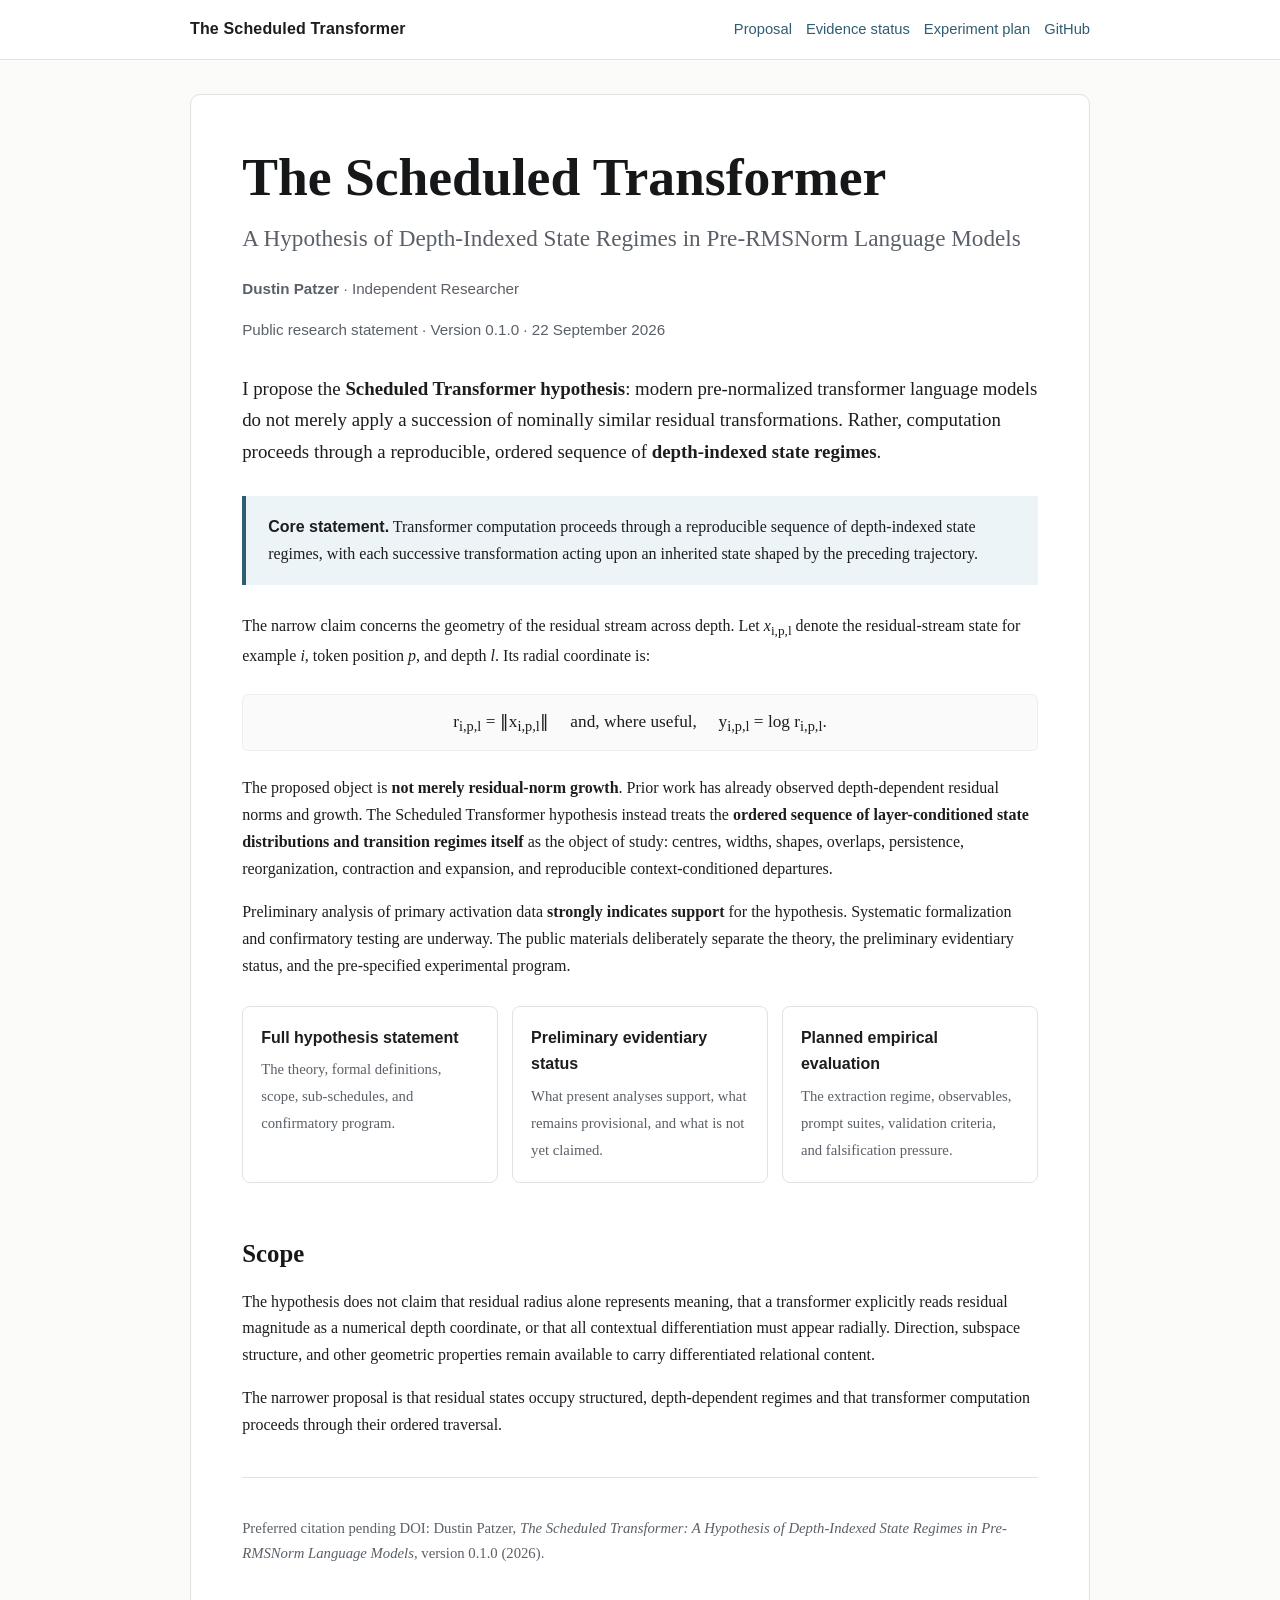
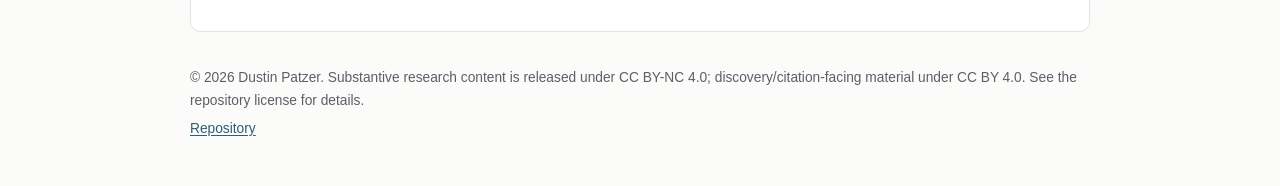
<file: docs/index.html>
<!doctype html>
<html lang="en">
<head>
  <meta charset="utf-8">
  <meta name="viewport" content="width=device-width, initial-scale=1">
  <title>The Scheduled Transformer — Dustin Patzer</title>
  <meta name="description" content="The Scheduled Transformer hypothesis proposes that transformer computation proceeds through a reproducible sequence of depth-indexed state regimes. Proposed by Dustin Patzer, Independent Researcher.">
  <meta name="author" content="Dustin Patzer">
  <meta name="robots" content="index,follow">
  <link rel="canonical" href="https://dpatz46-ui.github.io/scheduled-transformer-hypothesis/">
  <link rel="stylesheet" href="style.css">
  <meta property="og:type" content="website">
  <meta property="og:title" content="The Scheduled Transformer">
  <meta property="og:description" content="A hypothesis of depth-indexed state regimes in pre-RMSNorm language models.">
  <meta property="og:url" content="https://dpatz46-ui.github.io/scheduled-transformer-hypothesis/">
  <meta name="twitter:card" content="summary">
  <script type="application/ld+json">
  {
    "@context": "https://schema.org",
    "@type": "WebSite",
    "name": "The Scheduled Transformer",
    "url": "https://dpatz46-ui.github.io/scheduled-transformer-hypothesis/",
    "author": {
      "@type": "Person",
      "name": "Dustin Patzer",
      "jobTitle": "Independent Researcher"
    },
    "datePublished": "2026-09-22",
    "sameAs": "https://github.com/dpatz46-ui/scheduled-transformer-hypothesis"
  }
  </script>
</head>
<body>
<header class="site-header"><div class="header-inner">
  <a class="brand" href="index.html">The Scheduled Transformer</a>
  <nav>
    <a href="proposal.html">Proposal</a>
    <a href="preliminary-status.html">Evidence status</a>
    <a href="experiment-plan.html">Experiment plan</a>
    <a href="https://github.com/dpatz46-ui/scheduled-transformer-hypothesis">GitHub</a>
  </nav>
</div></header>
<main>
  <h1>The Scheduled Transformer</h1>
  <p class="subtitle">A Hypothesis of Depth-Indexed State Regimes in Pre-RMSNorm Language Models</p>
  <p class="byline"><strong>Dustin Patzer</strong> · Independent Researcher</p>
  <p class="statusline">Public research statement · Version 0.1.0 · 22 September 2026</p>

  <p class="lede">I propose the <strong>Scheduled Transformer hypothesis</strong>: modern pre-normalized transformer language models do not merely apply a succession of nominally similar residual transformations. Rather, computation proceeds through a reproducible, ordered sequence of <strong>depth-indexed state regimes</strong>.</p>

  <div class="callout"><strong>Core statement.</strong> Transformer computation proceeds through a reproducible sequence of depth-indexed state regimes, with each successive transformation acting upon an inherited state shaped by the preceding trajectory.</div>

  <p>The narrow claim concerns the geometry of the residual stream across depth. Let <em>x</em><sub>i,p,l</sub> denote the residual-stream state for example <em>i</em>, token position <em>p</em>, and depth <em>l</em>. Its radial coordinate is:</p>
  <div class="equation">r<sub>i,p,l</sub> = ‖x<sub>i,p,l</sub>‖ &nbsp;&nbsp;&nbsp; and, where useful, &nbsp;&nbsp;&nbsp; y<sub>i,p,l</sub> = log r<sub>i,p,l</sub>.</div>

  <p>The proposed object is <strong>not merely residual-norm growth</strong>. Prior work has already observed depth-dependent residual norms and growth. The Scheduled Transformer hypothesis instead treats the <strong>ordered sequence of layer-conditioned state distributions and transition regimes itself</strong> as the object of study: centres, widths, shapes, overlaps, persistence, reorganization, contraction and expansion, and reproducible context-conditioned departures.</p>

  <p>Preliminary analysis of primary activation data <strong>strongly indicates support</strong> for the hypothesis. Systematic formalization and confirmatory testing are underway. The public materials deliberately separate the theory, the preliminary evidentiary status, and the pre-specified experimental program.</p>

  <div class="cards">
    <a class="card" href="proposal.html"><strong>Full hypothesis statement</strong><span class="small">The theory, formal definitions, scope, sub-schedules, and confirmatory program.</span></a>
    <a class="card" href="preliminary-status.html"><strong>Preliminary evidentiary status</strong><span class="small">What present analyses support, what remains provisional, and what is not yet claimed.</span></a>
    <a class="card" href="experiment-plan.html"><strong>Planned empirical evaluation</strong><span class="small">The extraction regime, observables, prompt suites, validation criteria, and falsification pressure.</span></a>
  </div>

  <h2>Scope</h2>
  <p>The hypothesis does not claim that residual radius alone represents meaning, that a transformer explicitly reads residual magnitude as a numerical depth coordinate, or that all contextual differentiation must appear radially. Direction, subspace structure, and other geometric properties remain available to carry differentiated relational content.</p>

  <p>The narrower proposal is that residual states occupy structured, depth-dependent regimes and that transformer computation proceeds through their ordered traversal.</p>

  <hr>
  <p class="small">Preferred citation pending DOI: Dustin Patzer, <em>The Scheduled Transformer: A Hypothesis of Depth-Indexed State Regimes in Pre-RMSNorm Language Models</em>, version 0.1.0 (2026).</p>
</main>
<footer>
  <p>© 2026 Dustin Patzer. Substantive research content is released under CC BY-NC 4.0; discovery/citation-facing material under CC BY 4.0. See the repository license for details.</p>
  <p><a href="https://github.com/dpatz46-ui/scheduled-transformer-hypothesis">Repository</a></p>
</footer>
</body>
</html>
</file>
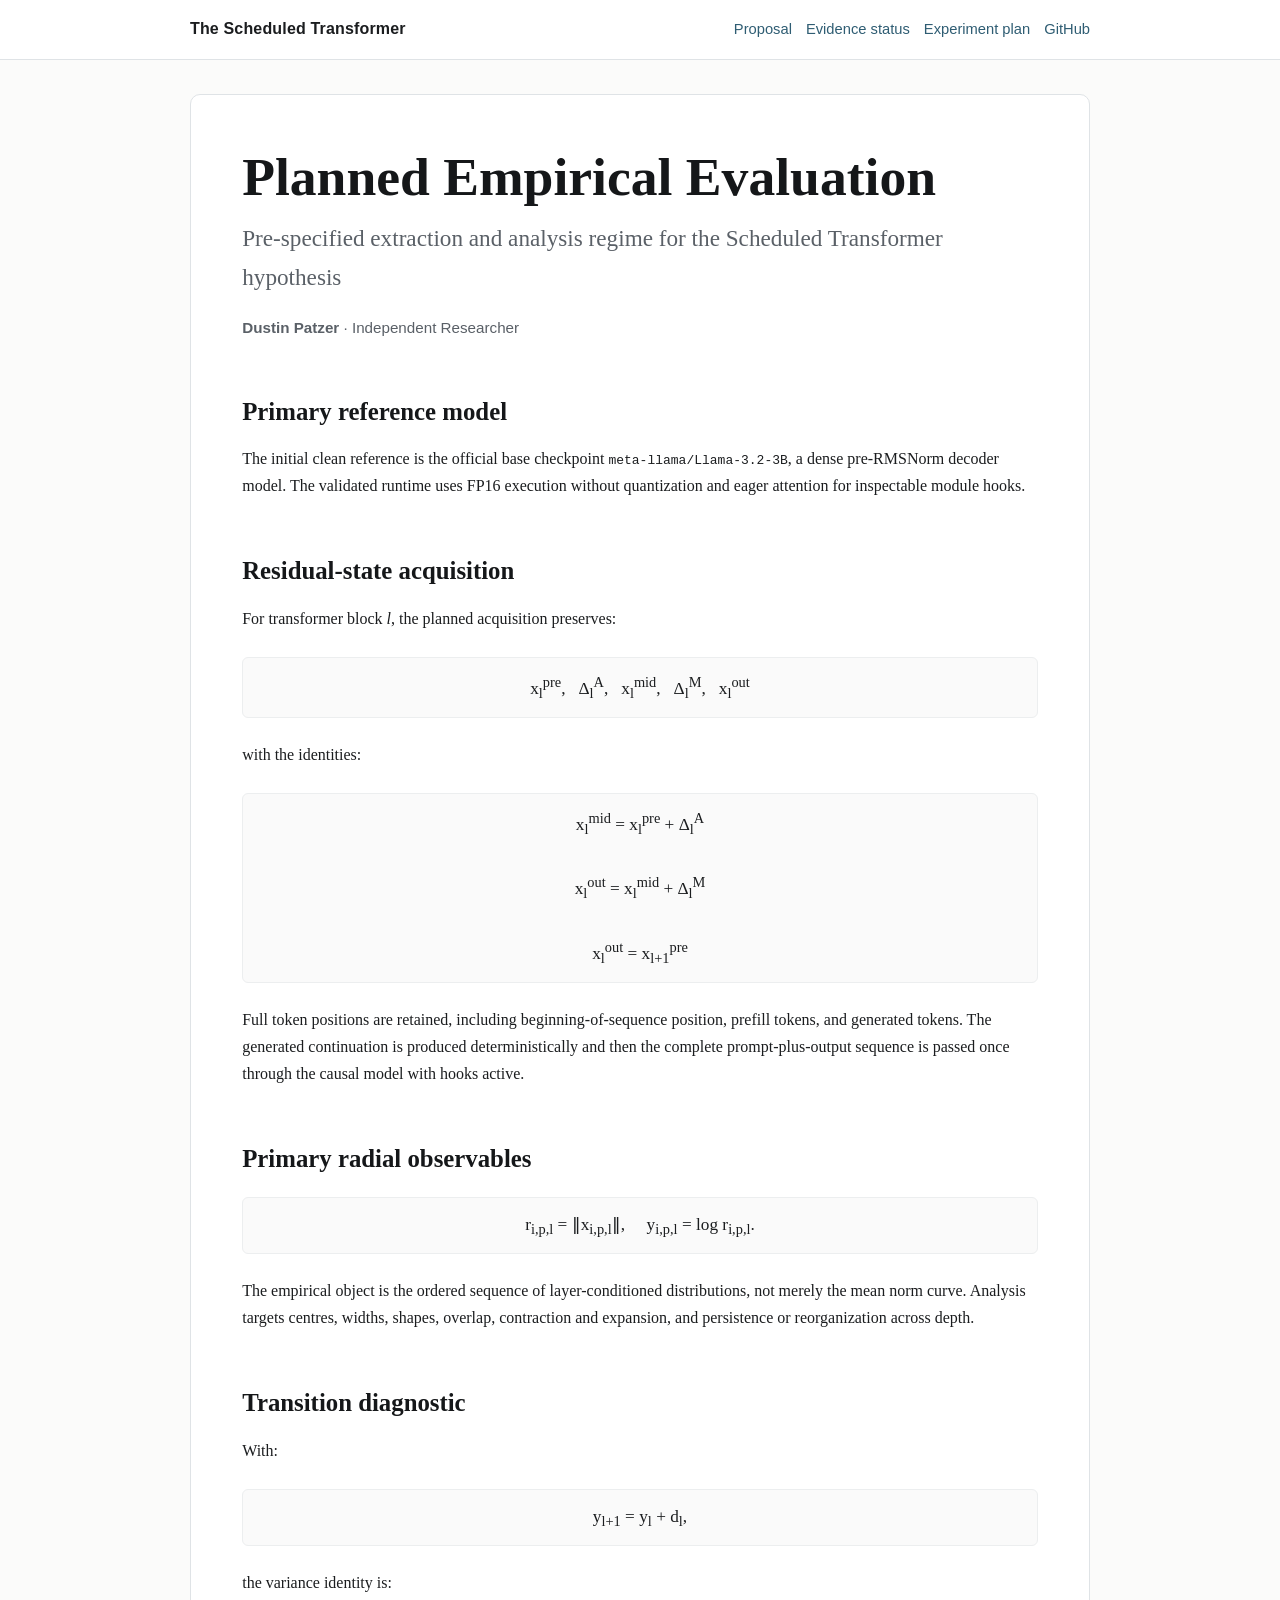
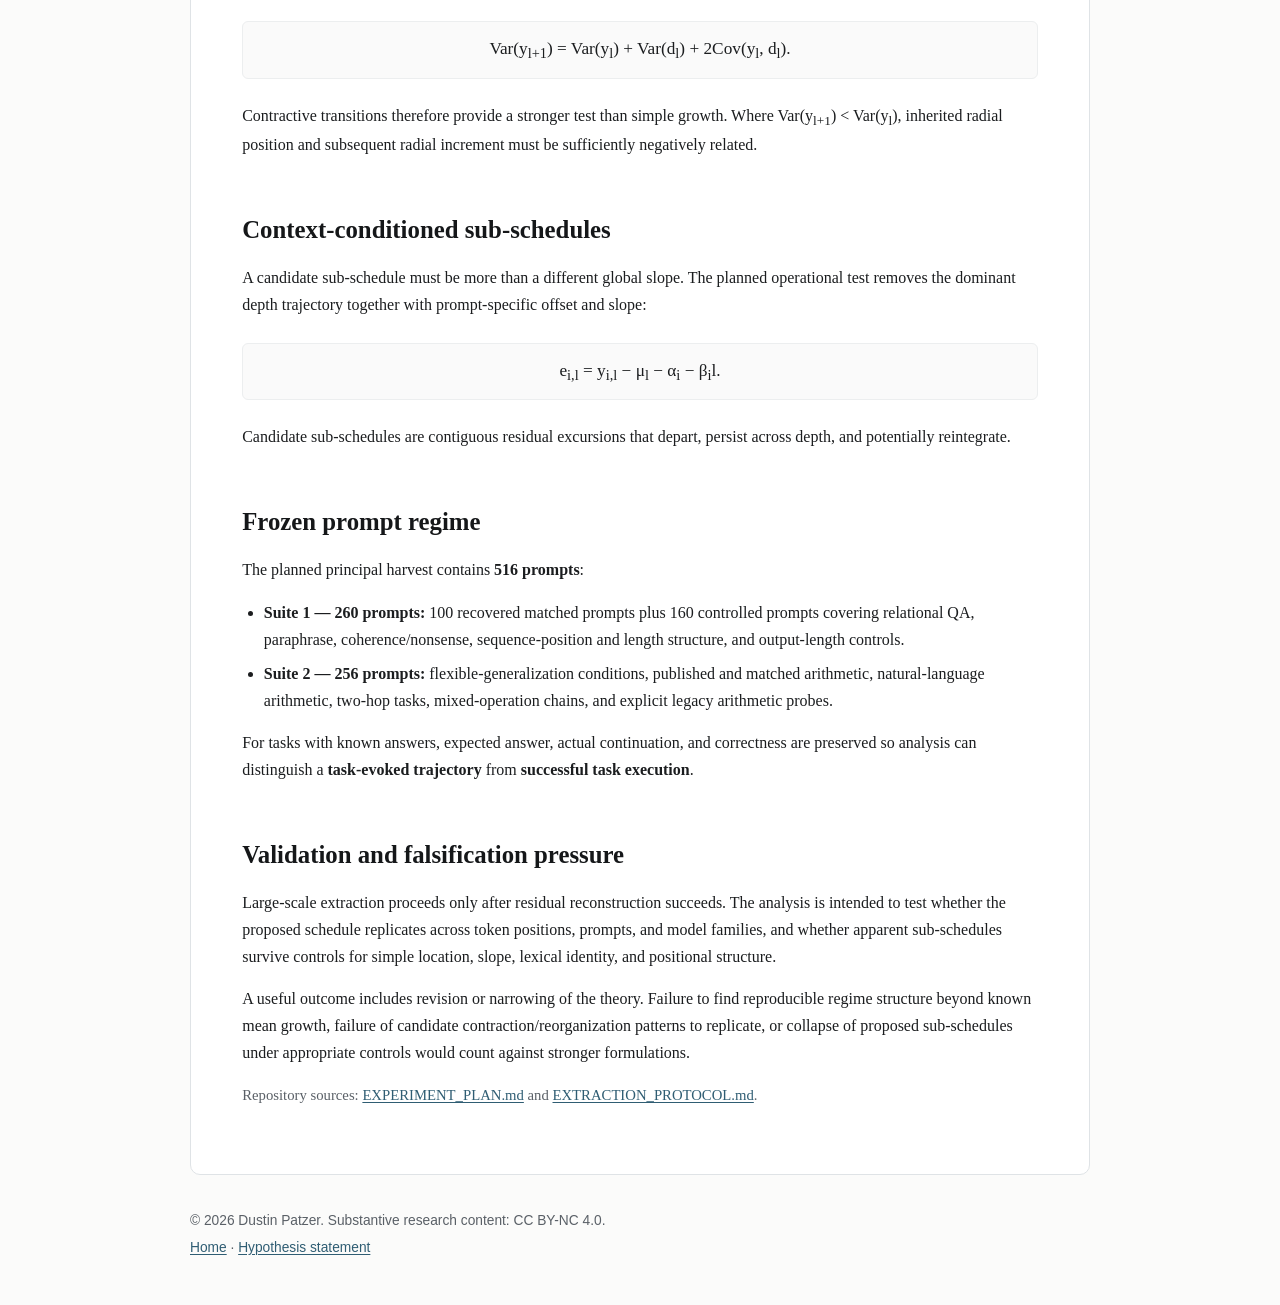
<file: docs/experiment-plan.html>
<!doctype html>
<html lang="en">
<head>
  <meta charset="utf-8">
  <meta name="viewport" content="width=device-width, initial-scale=1">
  <title>Scheduled Transformer — Planned Empirical Evaluation</title>
  <meta name="description" content="Planned confirmatory evaluation of the Scheduled Transformer hypothesis: full residual-state extraction, 516 primary prompts, radial schedule analysis, and sub-schedule tests.">
  <meta name="author" content="Dustin Patzer">
  <meta name="robots" content="index,follow">
  <link rel="canonical" href="https://dpatz46-ui.github.io/scheduled-transformer-hypothesis/experiment-plan.html">
  <link rel="stylesheet" href="style.css">
</head>
<body>
<header class="site-header"><div class="header-inner">
  <a class="brand" href="index.html">The Scheduled Transformer</a>
  <nav>
    <a href="proposal.html">Proposal</a>
    <a href="preliminary-status.html">Evidence status</a>
    <a href="experiment-plan.html">Experiment plan</a>
    <a href="https://github.com/dpatz46-ui/scheduled-transformer-hypothesis">GitHub</a>
  </nav>
</div></header>
<main>
  <h1>Planned Empirical Evaluation</h1>
  <p class="subtitle">Pre-specified extraction and analysis regime for the Scheduled Transformer hypothesis</p>
  <p class="byline"><strong>Dustin Patzer</strong> · Independent Researcher</p>

  <h2>Primary reference model</h2>
  <p>The initial clean reference is the official base checkpoint <code>meta-llama/Llama-3.2-3B</code>, a dense pre-RMSNorm decoder model. The validated runtime uses FP16 execution without quantization and eager attention for inspectable module hooks.</p>

  <h2>Residual-state acquisition</h2>
  <p>For transformer block <em>l</em>, the planned acquisition preserves:</p>
  <div class="equation">x<sub>l</sub><sup>pre</sup>, &nbsp; Δ<sub>l</sub><sup>A</sup>, &nbsp; x<sub>l</sub><sup>mid</sup>, &nbsp; Δ<sub>l</sub><sup>M</sup>, &nbsp; x<sub>l</sub><sup>out</sup></div>
  <p>with the identities:</p>
  <div class="equation">x<sub>l</sub><sup>mid</sup> = x<sub>l</sub><sup>pre</sup> + Δ<sub>l</sub><sup>A</sup><br><br>x<sub>l</sub><sup>out</sup> = x<sub>l</sub><sup>mid</sup> + Δ<sub>l</sub><sup>M</sup><br><br>x<sub>l</sub><sup>out</sup> = x<sub>l+1</sub><sup>pre</sup></div>
  <p>Full token positions are retained, including beginning-of-sequence position, prefill tokens, and generated tokens. The generated continuation is produced deterministically and then the complete prompt-plus-output sequence is passed once through the causal model with hooks active.</p>

  <h2>Primary radial observables</h2>
  <div class="equation">r<sub>i,p,l</sub> = ‖x<sub>i,p,l</sub>‖, &nbsp;&nbsp;&nbsp; y<sub>i,p,l</sub> = log r<sub>i,p,l</sub>.</div>
  <p>The empirical object is the ordered sequence of layer-conditioned distributions, not merely the mean norm curve. Analysis targets centres, widths, shapes, overlap, contraction and expansion, and persistence or reorganization across depth.</p>

  <h2>Transition diagnostic</h2>
  <p>With:</p>
  <div class="equation">y<sub>l+1</sub> = y<sub>l</sub> + d<sub>l</sub>,</div>
  <p>the variance identity is:</p>
  <div class="equation">Var(y<sub>l+1</sub>) = Var(y<sub>l</sub>) + Var(d<sub>l</sub>) + 2Cov(y<sub>l</sub>, d<sub>l</sub>).</div>
  <p>Contractive transitions therefore provide a stronger test than simple growth. Where Var(y<sub>l+1</sub>) &lt; Var(y<sub>l</sub>), inherited radial position and subsequent radial increment must be sufficiently negatively related.</p>

  <h2>Context-conditioned sub-schedules</h2>
  <p>A candidate sub-schedule must be more than a different global slope. The planned operational test removes the dominant depth trajectory together with prompt-specific offset and slope:</p>
  <div class="equation">e<sub>i,l</sub> = y<sub>i,l</sub> − μ<sub>l</sub> − α<sub>i</sub> − β<sub>i</sub>l.</div>
  <p>Candidate sub-schedules are contiguous residual excursions that depart, persist across depth, and potentially reintegrate.</p>

  <h2>Frozen prompt regime</h2>
  <p>The planned principal harvest contains <strong>516 prompts</strong>:</p>
  <ul>
    <li><strong>Suite 1 — 260 prompts:</strong> 100 recovered matched prompts plus 160 controlled prompts covering relational QA, paraphrase, coherence/nonsense, sequence-position and length structure, and output-length controls.</li>
    <li><strong>Suite 2 — 256 prompts:</strong> flexible-generalization conditions, published and matched arithmetic, natural-language arithmetic, two-hop tasks, mixed-operation chains, and explicit legacy arithmetic probes.</li>
  </ul>
  <p>For tasks with known answers, expected answer, actual continuation, and correctness are preserved so analysis can distinguish a <strong>task-evoked trajectory</strong> from <strong>successful task execution</strong>.</p>

  <h2>Validation and falsification pressure</h2>
  <p>Large-scale extraction proceeds only after residual reconstruction succeeds. The analysis is intended to test whether the proposed schedule replicates across token positions, prompts, and model families, and whether apparent sub-schedules survive controls for simple location, slope, lexical identity, and positional structure.</p>
  <p>A useful outcome includes revision or narrowing of the theory. Failure to find reproducible regime structure beyond known mean growth, failure of candidate contraction/reorganization patterns to replicate, or collapse of proposed sub-schedules under appropriate controls would count against stronger formulations.</p>

  <p class="small">Repository sources: <a href="https://github.com/dpatz46-ui/scheduled-transformer-hypothesis/blob/main/methods/EXPERIMENT_PLAN.md">EXPERIMENT_PLAN.md</a> and <a href="https://github.com/dpatz46-ui/scheduled-transformer-hypothesis/blob/main/methods/EXTRACTION_PROTOCOL.md">EXTRACTION_PROTOCOL.md</a>.</p>
</main>
<footer>
  <p>© 2026 Dustin Patzer. Substantive research content: CC BY-NC 4.0.</p>
  <p><a href="index.html">Home</a> · <a href="proposal.html">Hypothesis statement</a></p>
</footer>
</body>
</html>
</file>
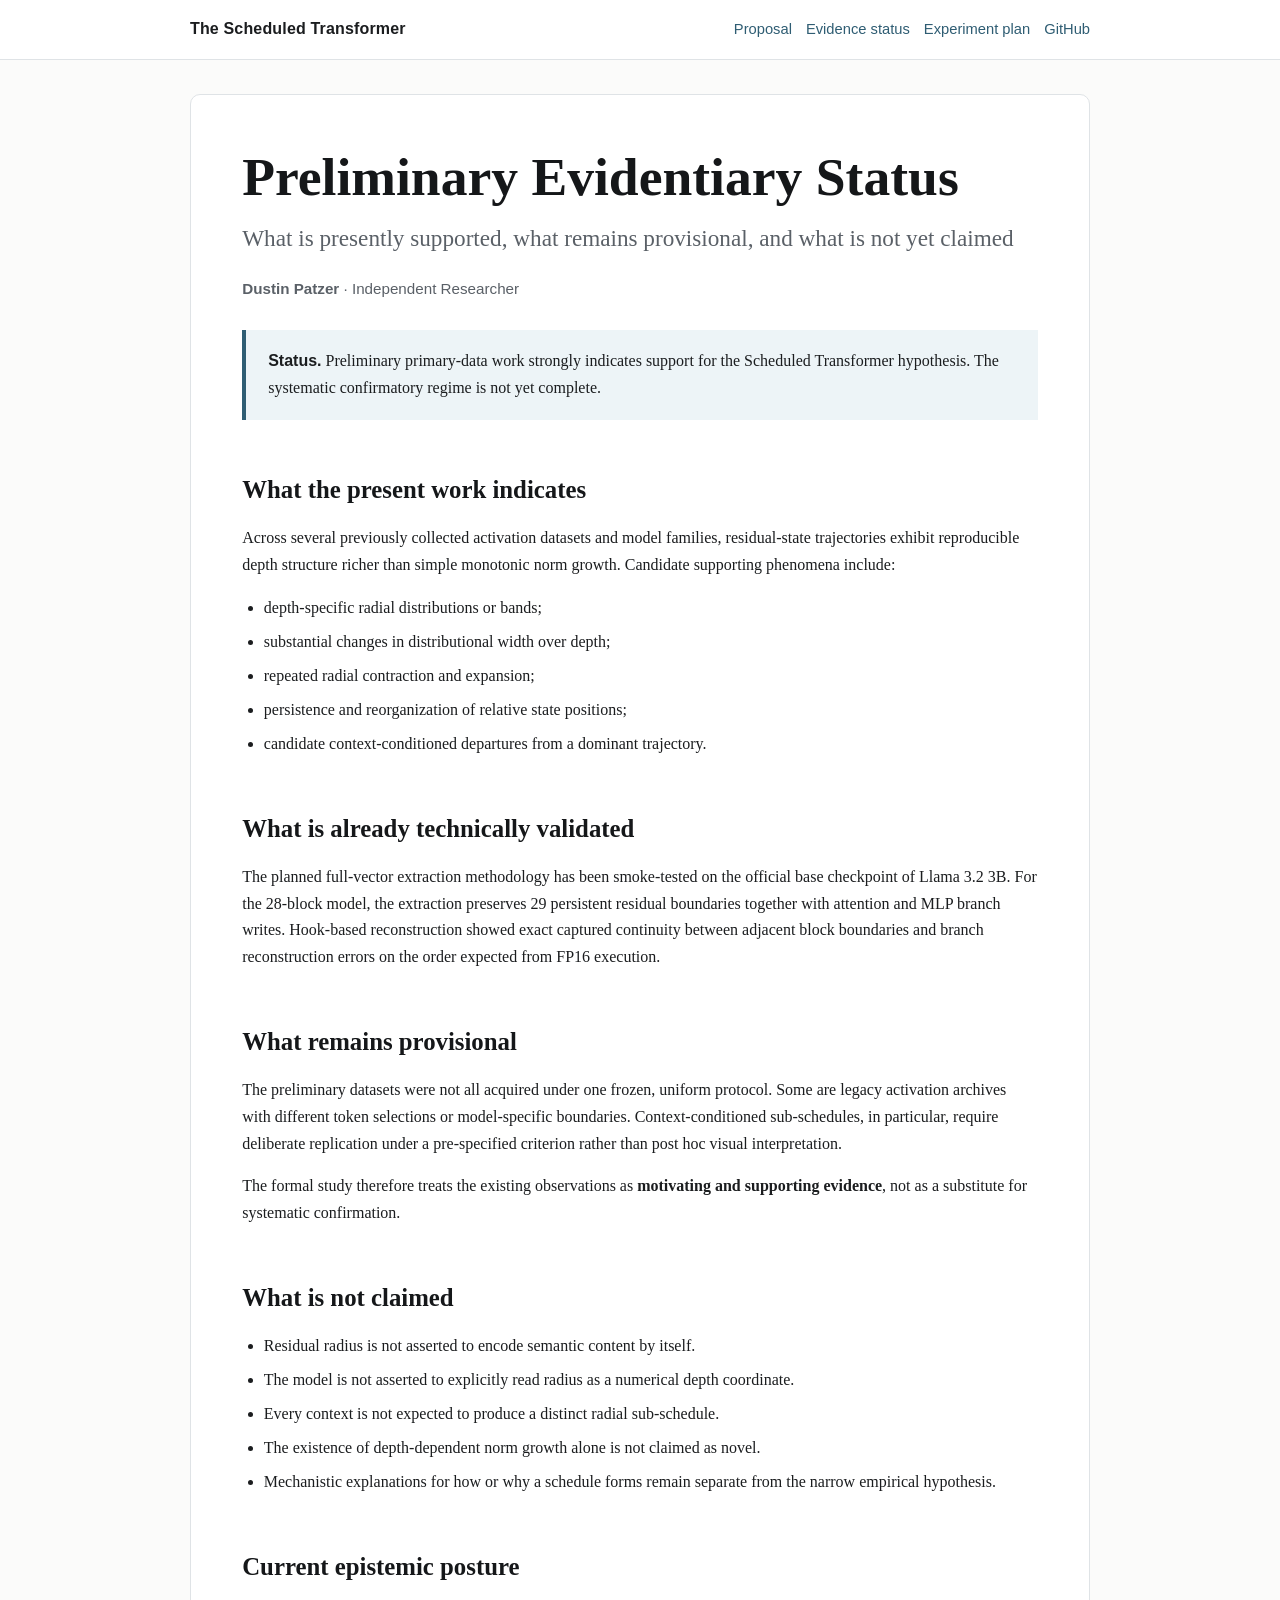
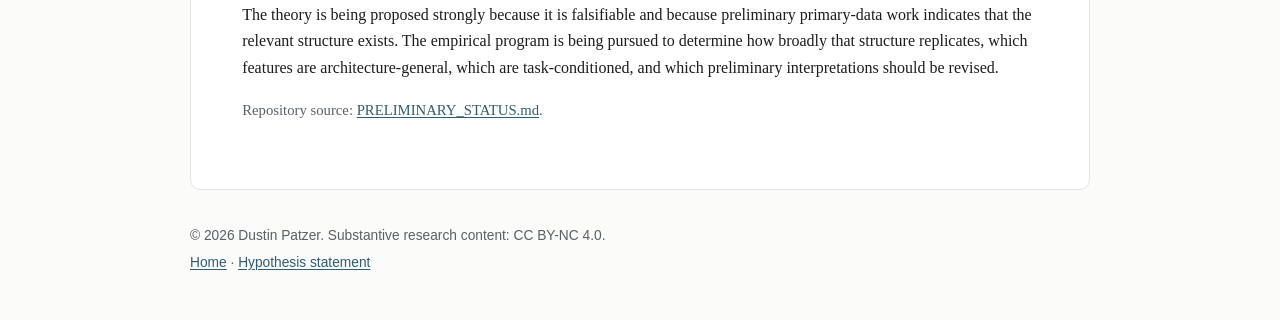
<file: docs/preliminary-status.html>
<!doctype html>
<html lang="en">
<head>
  <meta charset="utf-8">
  <meta name="viewport" content="width=device-width, initial-scale=1">
  <title>Scheduled Transformer — Preliminary Evidentiary Status</title>
  <meta name="description" content="Preliminary evidentiary status of the Scheduled Transformer hypothesis: present support, provisional claims, and limits.">
  <meta name="author" content="Dustin Patzer">
  <meta name="robots" content="index,follow">
  <link rel="canonical" href="https://dpatz46-ui.github.io/scheduled-transformer-hypothesis/preliminary-status.html">
  <link rel="stylesheet" href="style.css">
</head>
<body>
<header class="site-header"><div class="header-inner">
  <a class="brand" href="index.html">The Scheduled Transformer</a>
  <nav>
    <a href="proposal.html">Proposal</a>
    <a href="preliminary-status.html">Evidence status</a>
    <a href="experiment-plan.html">Experiment plan</a>
    <a href="https://github.com/dpatz46-ui/scheduled-transformer-hypothesis">GitHub</a>
  </nav>
</div></header>
<main>
  <h1>Preliminary Evidentiary Status</h1>
  <p class="subtitle">What is presently supported, what remains provisional, and what is not yet claimed</p>
  <p class="byline"><strong>Dustin Patzer</strong> · Independent Researcher</p>

  <div class="callout"><strong>Status.</strong> Preliminary primary-data work strongly indicates support for the Scheduled Transformer hypothesis. The systematic confirmatory regime is not yet complete.</div>

  <h2>What the present work indicates</h2>
  <p>Across several previously collected activation datasets and model families, residual-state trajectories exhibit reproducible depth structure richer than simple monotonic norm growth. Candidate supporting phenomena include:</p>
  <ul>
    <li>depth-specific radial distributions or bands;</li>
    <li>substantial changes in distributional width over depth;</li>
    <li>repeated radial contraction and expansion;</li>
    <li>persistence and reorganization of relative state positions;</li>
    <li>candidate context-conditioned departures from a dominant trajectory.</li>
  </ul>

  <h2>What is already technically validated</h2>
  <p>The planned full-vector extraction methodology has been smoke-tested on the official base checkpoint of Llama 3.2 3B. For the 28-block model, the extraction preserves 29 persistent residual boundaries together with attention and MLP branch writes. Hook-based reconstruction showed exact captured continuity between adjacent block boundaries and branch reconstruction errors on the order expected from FP16 execution.</p>

  <h2>What remains provisional</h2>
  <p>The preliminary datasets were not all acquired under one frozen, uniform protocol. Some are legacy activation archives with different token selections or model-specific boundaries. Context-conditioned sub-schedules, in particular, require deliberate replication under a pre-specified criterion rather than post hoc visual interpretation.</p>

  <p>The formal study therefore treats the existing observations as <strong>motivating and supporting evidence</strong>, not as a substitute for systematic confirmation.</p>

  <h2>What is not claimed</h2>
  <ul>
    <li>Residual radius is not asserted to encode semantic content by itself.</li>
    <li>The model is not asserted to explicitly read radius as a numerical depth coordinate.</li>
    <li>Every context is not expected to produce a distinct radial sub-schedule.</li>
    <li>The existence of depth-dependent norm growth alone is not claimed as novel.</li>
    <li>Mechanistic explanations for how or why a schedule forms remain separate from the narrow empirical hypothesis.</li>
  </ul>

  <h2>Current epistemic posture</h2>
  <p>The theory is being proposed strongly because it is falsifiable and because preliminary primary-data work indicates that the relevant structure exists. The empirical program is being pursued to determine how broadly that structure replicates, which features are architecture-general, which are task-conditioned, and which preliminary interpretations should be revised.</p>

  <p class="small">Repository source: <a href="https://github.com/dpatz46-ui/scheduled-transformer-hypothesis/blob/main/PRELIMINARY_STATUS.md">PRELIMINARY_STATUS.md</a>.</p>
</main>
<footer>
  <p>© 2026 Dustin Patzer. Substantive research content: CC BY-NC 4.0.</p>
  <p><a href="index.html">Home</a> · <a href="proposal.html">Hypothesis statement</a></p>
</footer>
</body>
</html>
</file>
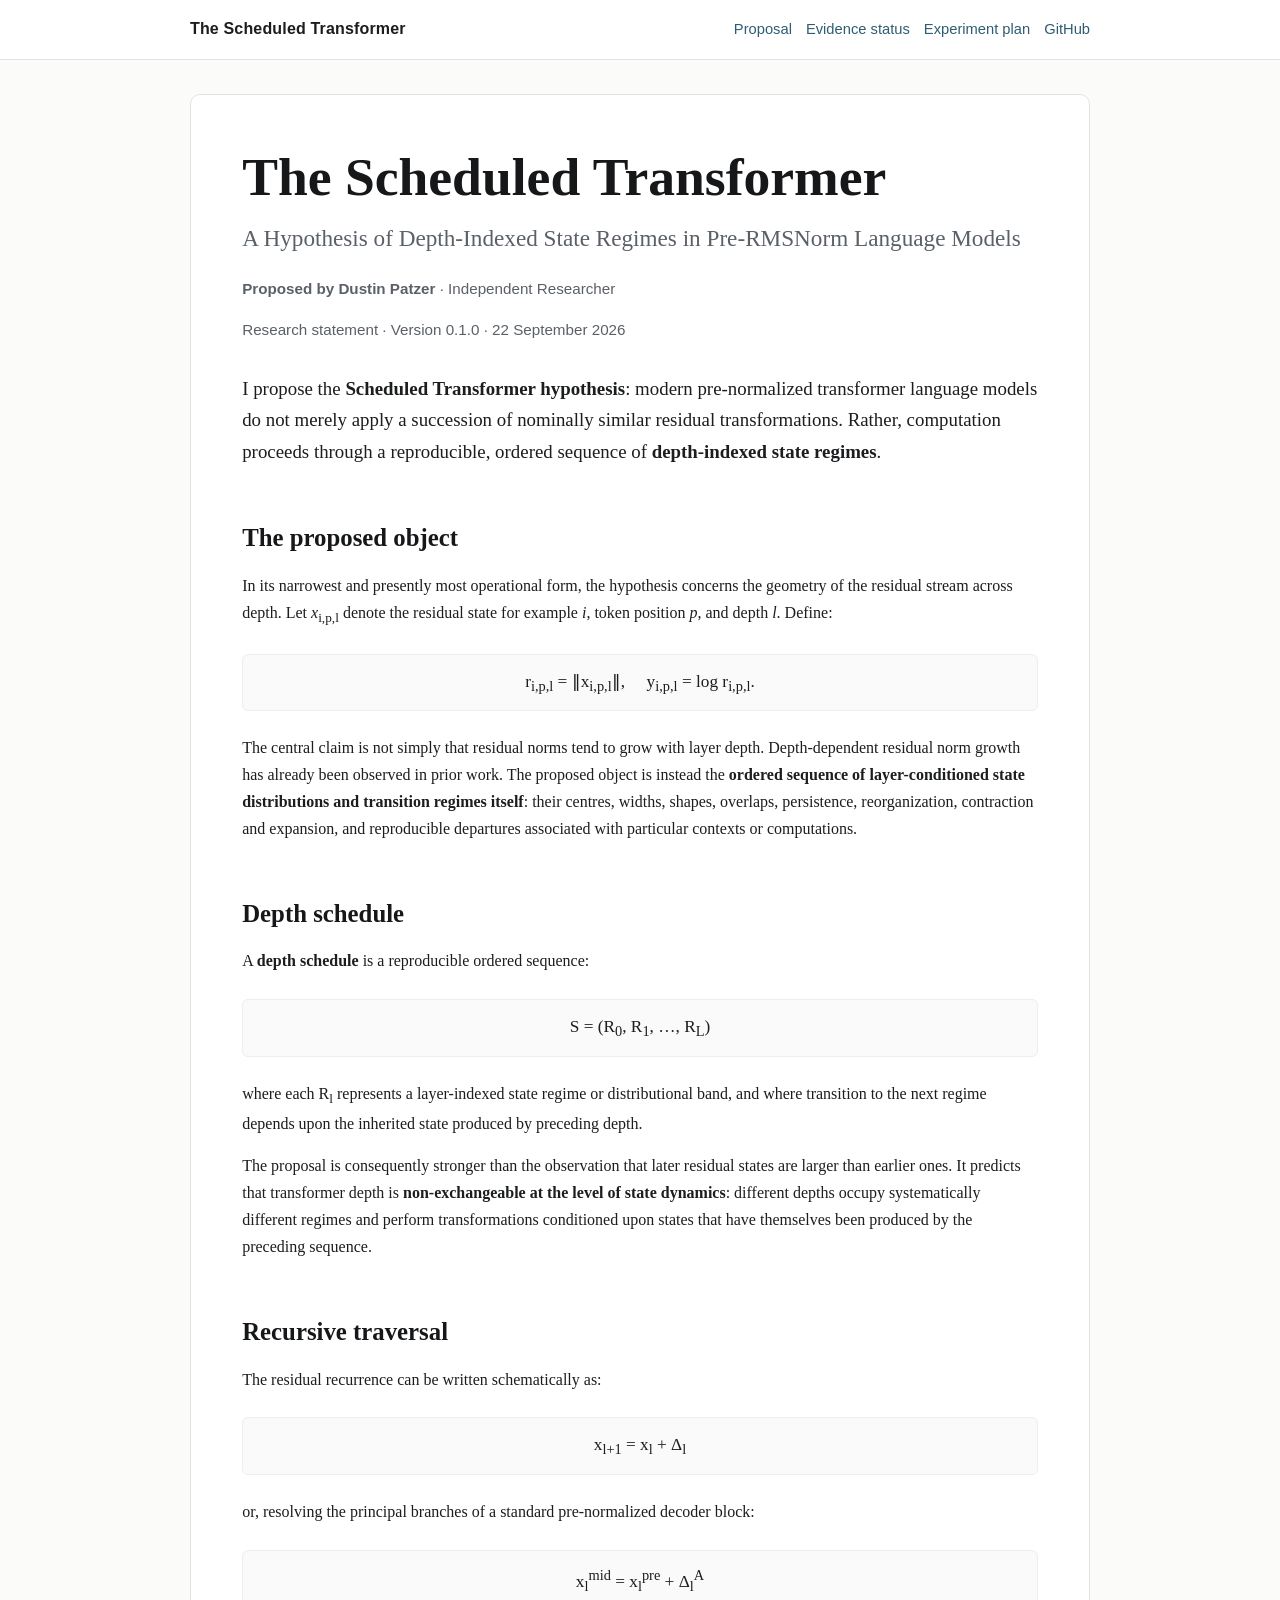
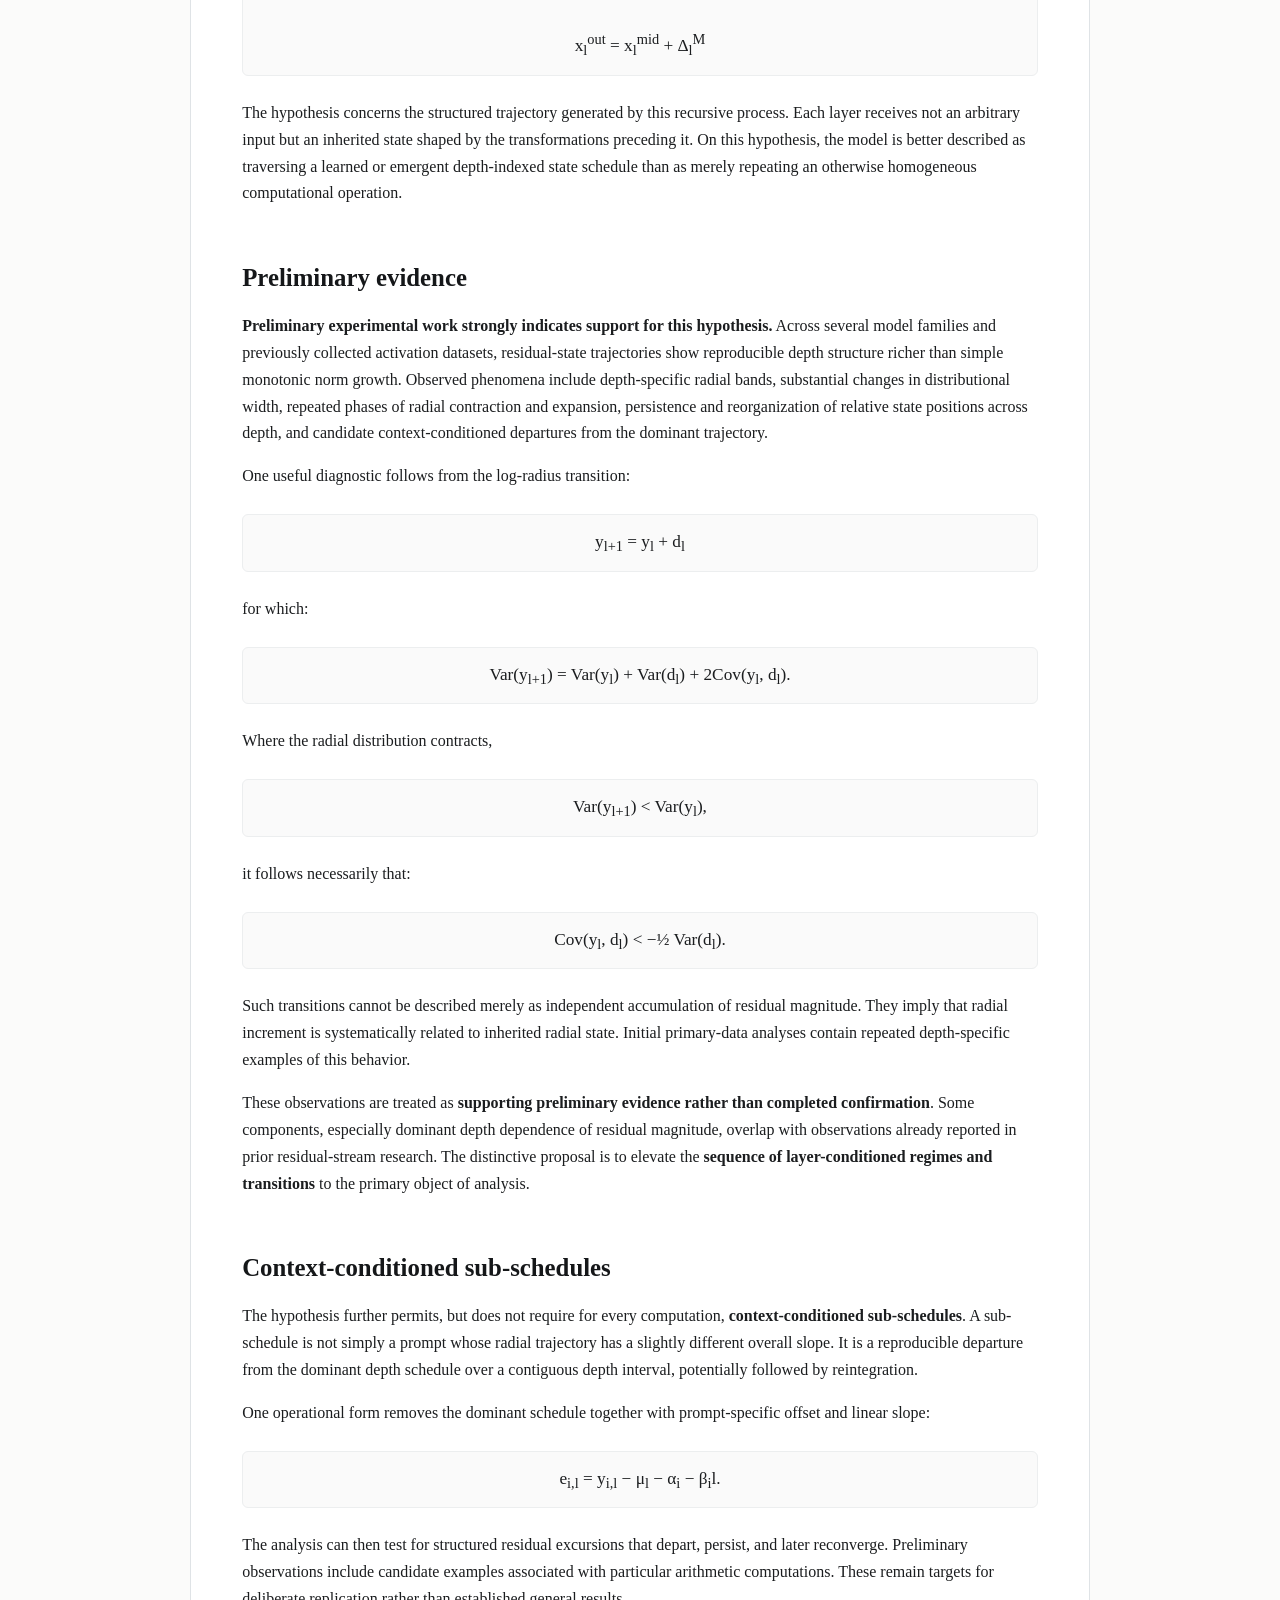
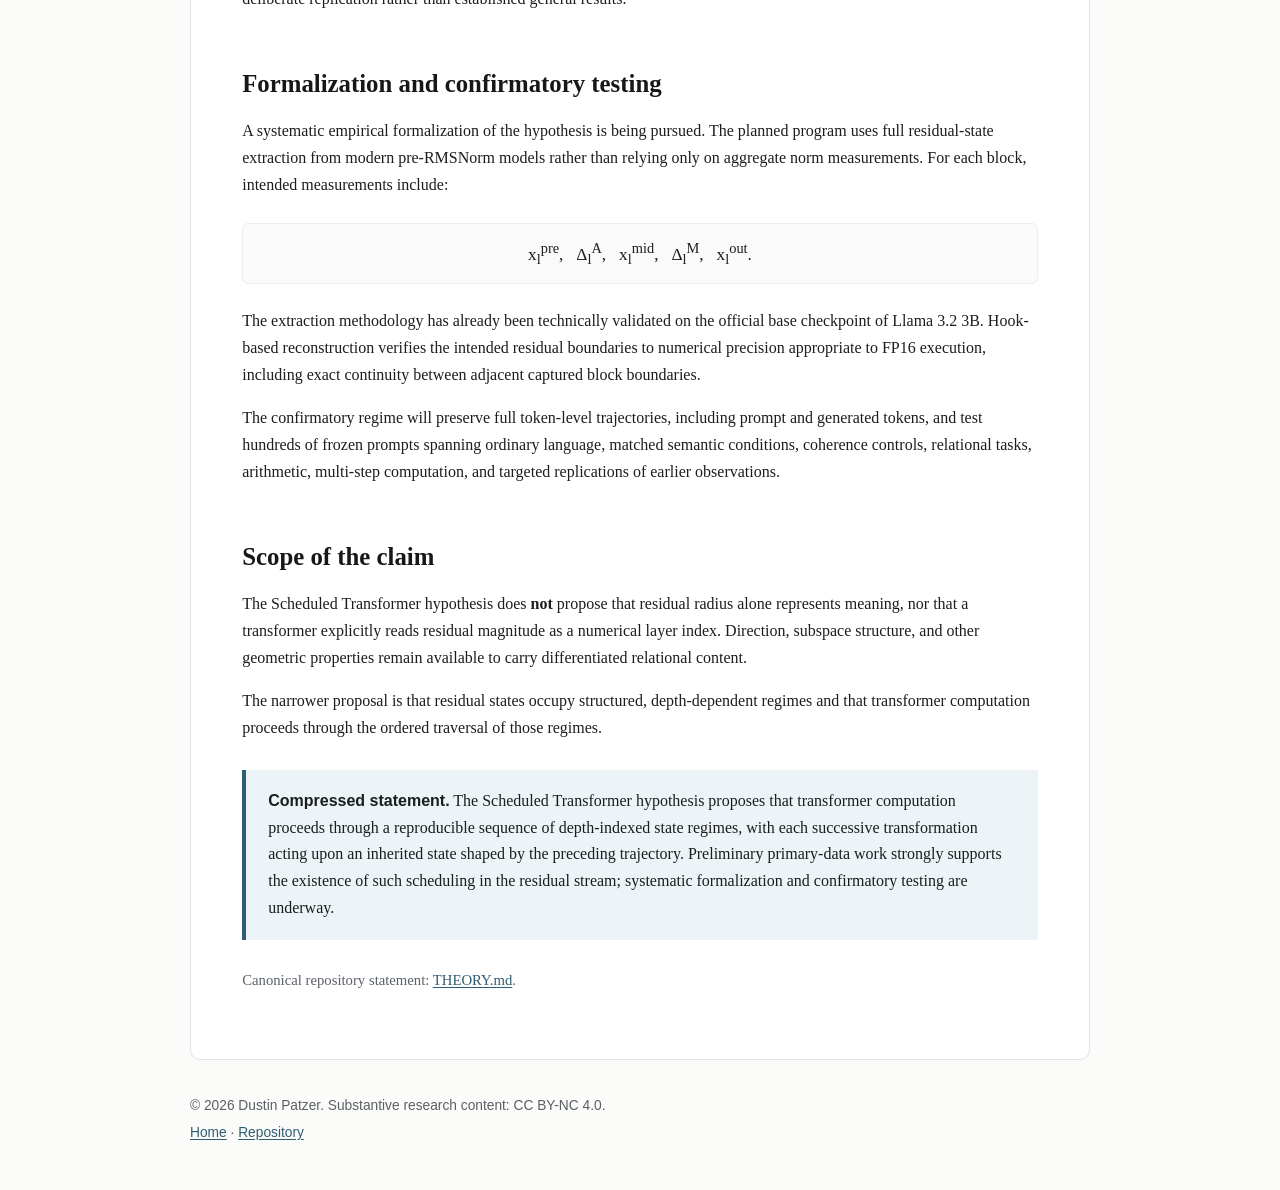
<file: docs/proposal.html>
<!doctype html>
<html lang="en">
<head>
  <meta charset="utf-8">
  <meta name="viewport" content="width=device-width, initial-scale=1">
  <title>The Scheduled Transformer — Hypothesis Statement</title>
  <meta name="description" content="Full public statement of the Scheduled Transformer hypothesis by Dustin Patzer: transformer computation as traversal through depth-indexed state regimes.">
  <meta name="author" content="Dustin Patzer">
  <meta name="robots" content="index,follow">
  <link rel="canonical" href="https://dpatz46-ui.github.io/scheduled-transformer-hypothesis/proposal.html">
  <link rel="stylesheet" href="style.css">
  <meta name="citation_title" content="The Scheduled Transformer: A Hypothesis of Depth-Indexed State Regimes in Pre-RMSNorm Language Models">
  <meta name="citation_author" content="Dustin Patzer">
  <meta name="citation_publication_date" content="2026/09/22">
  <script type="application/ld+json">
  {
    "@context": "https://schema.org",
    "@type": "ScholarlyArticle",
    "headline": "The Scheduled Transformer: A Hypothesis of Depth-Indexed State Regimes in Pre-RMSNorm Language Models",
    "author": {"@type":"Person","name":"Dustin Patzer","jobTitle":"Independent Researcher"},
    "datePublished": "2026-09-22",
    "version": "0.1.0",
    "url": "https://dpatz46-ui.github.io/scheduled-transformer-hypothesis/proposal.html",
    "sameAs": "https://github.com/dpatz46-ui/scheduled-transformer-hypothesis/blob/main/THEORY.md"
  }
  </script>
</head>
<body>
<header class="site-header"><div class="header-inner">
  <a class="brand" href="index.html">The Scheduled Transformer</a>
  <nav>
    <a href="proposal.html">Proposal</a>
    <a href="preliminary-status.html">Evidence status</a>
    <a href="experiment-plan.html">Experiment plan</a>
    <a href="https://github.com/dpatz46-ui/scheduled-transformer-hypothesis">GitHub</a>
  </nav>
</div></header>
<main>
  <h1>The Scheduled Transformer</h1>
  <p class="subtitle">A Hypothesis of Depth-Indexed State Regimes in Pre-RMSNorm Language Models</p>
  <p class="byline"><strong>Proposed by Dustin Patzer</strong> · Independent Researcher</p>
  <p class="statusline">Research statement · Version 0.1.0 · 22 September 2026</p>

  <p class="lede">I propose the <strong>Scheduled Transformer hypothesis</strong>: modern pre-normalized transformer language models do not merely apply a succession of nominally similar residual transformations. Rather, computation proceeds through a reproducible, ordered sequence of <strong>depth-indexed state regimes</strong>.</p>

  <h2>The proposed object</h2>
  <p>In its narrowest and presently most operational form, the hypothesis concerns the geometry of the residual stream across depth. Let <em>x</em><sub>i,p,l</sub> denote the residual state for example <em>i</em>, token position <em>p</em>, and depth <em>l</em>. Define:</p>
  <div class="equation">r<sub>i,p,l</sub> = ‖x<sub>i,p,l</sub>‖, &nbsp;&nbsp;&nbsp; y<sub>i,p,l</sub> = log r<sub>i,p,l</sub>.</div>
  <p>The central claim is not simply that residual norms tend to grow with layer depth. Depth-dependent residual norm growth has already been observed in prior work. The proposed object is instead the <strong>ordered sequence of layer-conditioned state distributions and transition regimes itself</strong>: their centres, widths, shapes, overlaps, persistence, reorganization, contraction and expansion, and reproducible departures associated with particular contexts or computations.</p>

  <h2>Depth schedule</h2>
  <p>A <strong>depth schedule</strong> is a reproducible ordered sequence:</p>
  <div class="equation">S = (R<sub>0</sub>, R<sub>1</sub>, …, R<sub>L</sub>)</div>
  <p>where each R<sub>l</sub> represents a layer-indexed state regime or distributional band, and where transition to the next regime depends upon the inherited state produced by preceding depth.</p>
  <p>The proposal is consequently stronger than the observation that later residual states are larger than earlier ones. It predicts that transformer depth is <strong>non-exchangeable at the level of state dynamics</strong>: different depths occupy systematically different regimes and perform transformations conditioned upon states that have themselves been produced by the preceding sequence.</p>

  <h2>Recursive traversal</h2>
  <p>The residual recurrence can be written schematically as:</p>
  <div class="equation">x<sub>l+1</sub> = x<sub>l</sub> + Δ<sub>l</sub></div>
  <p>or, resolving the principal branches of a standard pre-normalized decoder block:</p>
  <div class="equation">x<sub>l</sub><sup>mid</sup> = x<sub>l</sub><sup>pre</sup> + Δ<sub>l</sub><sup>A</sup><br><br>x<sub>l</sub><sup>out</sup> = x<sub>l</sub><sup>mid</sup> + Δ<sub>l</sub><sup>M</sup></div>
  <p>The hypothesis concerns the structured trajectory generated by this recursive process. Each layer receives not an arbitrary input but an inherited state shaped by the transformations preceding it. On this hypothesis, the model is better described as traversing a learned or emergent depth-indexed state schedule than as merely repeating an otherwise homogeneous computational operation.</p>

  <h2>Preliminary evidence</h2>
  <p><strong>Preliminary experimental work strongly indicates support for this hypothesis.</strong> Across several model families and previously collected activation datasets, residual-state trajectories show reproducible depth structure richer than simple monotonic norm growth. Observed phenomena include depth-specific radial bands, substantial changes in distributional width, repeated phases of radial contraction and expansion, persistence and reorganization of relative state positions across depth, and candidate context-conditioned departures from the dominant trajectory.</p>

  <p>One useful diagnostic follows from the log-radius transition:</p>
  <div class="equation">y<sub>l+1</sub> = y<sub>l</sub> + d<sub>l</sub></div>
  <p>for which:</p>
  <div class="equation">Var(y<sub>l+1</sub>) = Var(y<sub>l</sub>) + Var(d<sub>l</sub>) + 2Cov(y<sub>l</sub>, d<sub>l</sub>).</div>
  <p>Where the radial distribution contracts,</p>
  <div class="equation">Var(y<sub>l+1</sub>) &lt; Var(y<sub>l</sub>),</div>
  <p>it follows necessarily that:</p>
  <div class="equation">Cov(y<sub>l</sub>, d<sub>l</sub>) &lt; −½ Var(d<sub>l</sub>).</div>
  <p>Such transitions cannot be described merely as independent accumulation of residual magnitude. They imply that radial increment is systematically related to inherited radial state. Initial primary-data analyses contain repeated depth-specific examples of this behavior.</p>

  <p>These observations are treated as <strong>supporting preliminary evidence rather than completed confirmation</strong>. Some components, especially dominant depth dependence of residual magnitude, overlap with observations already reported in prior residual-stream research. The distinctive proposal is to elevate the <strong>sequence of layer-conditioned regimes and transitions</strong> to the primary object of analysis.</p>

  <h2>Context-conditioned sub-schedules</h2>
  <p>The hypothesis further permits, but does not require for every computation, <strong>context-conditioned sub-schedules</strong>. A sub-schedule is not simply a prompt whose radial trajectory has a slightly different overall slope. It is a reproducible departure from the dominant depth schedule over a contiguous depth interval, potentially followed by reintegration.</p>
  <p>One operational form removes the dominant schedule together with prompt-specific offset and linear slope:</p>
  <div class="equation">e<sub>i,l</sub> = y<sub>i,l</sub> − μ<sub>l</sub> − α<sub>i</sub> − β<sub>i</sub>l.</div>
  <p>The analysis can then test for structured residual excursions that depart, persist, and later reconverge. Preliminary observations include candidate examples associated with particular arithmetic computations. These remain targets for deliberate replication rather than established general results.</p>

  <h2>Formalization and confirmatory testing</h2>
  <p>A systematic empirical formalization of the hypothesis is being pursued. The planned program uses full residual-state extraction from modern pre-RMSNorm models rather than relying only on aggregate norm measurements. For each block, intended measurements include:</p>
  <div class="equation">x<sub>l</sub><sup>pre</sup>, &nbsp; Δ<sub>l</sub><sup>A</sup>, &nbsp; x<sub>l</sub><sup>mid</sup>, &nbsp; Δ<sub>l</sub><sup>M</sup>, &nbsp; x<sub>l</sub><sup>out</sup>.</div>
  <p>The extraction methodology has already been technically validated on the official base checkpoint of Llama 3.2 3B. Hook-based reconstruction verifies the intended residual boundaries to numerical precision appropriate to FP16 execution, including exact continuity between adjacent captured block boundaries.</p>
  <p>The confirmatory regime will preserve full token-level trajectories, including prompt and generated tokens, and test hundreds of frozen prompts spanning ordinary language, matched semantic conditions, coherence controls, relational tasks, arithmetic, multi-step computation, and targeted replications of earlier observations.</p>

  <h2>Scope of the claim</h2>
  <p>The Scheduled Transformer hypothesis does <strong>not</strong> propose that residual radius alone represents meaning, nor that a transformer explicitly reads residual magnitude as a numerical layer index. Direction, subspace structure, and other geometric properties remain available to carry differentiated relational content.</p>
  <p>The narrower proposal is that residual states occupy structured, depth-dependent regimes and that transformer computation proceeds through the ordered traversal of those regimes.</p>

  <div class="callout"><strong>Compressed statement.</strong> The Scheduled Transformer hypothesis proposes that transformer computation proceeds through a reproducible sequence of depth-indexed state regimes, with each successive transformation acting upon an inherited state shaped by the preceding trajectory. Preliminary primary-data work strongly supports the existence of such scheduling in the residual stream; systematic formalization and confirmatory testing are underway.</div>

  <p class="small">Canonical repository statement: <a href="https://github.com/dpatz46-ui/scheduled-transformer-hypothesis/blob/main/THEORY.md">THEORY.md</a>.</p>
</main>
<footer>
  <p>© 2026 Dustin Patzer. Substantive research content: CC BY-NC 4.0.</p>
  <p><a href="index.html">Home</a> · <a href="https://github.com/dpatz46-ui/scheduled-transformer-hypothesis">Repository</a></p>
</footer>
</body>
</html>
</file>
<file: docs/style.css>
:root {
  --bg: #fbfbfa;
  --paper: #ffffff;
  --text: #1b1d1f;
  --muted: #5a6067;
  --line: #dfe3e6;
  --accent: #2f5d73;
  --accent-soft: #edf4f7;
  --max: 900px;
}
* { box-sizing: border-box; }
html { scroll-behavior: smooth; }
body {
  margin: 0;
  background: var(--bg);
  color: var(--text);
  font-family: Georgia, "Times New Roman", serif;
  line-height: 1.68;
}
a { color: var(--accent); text-underline-offset: 0.16em; }
a:hover { text-decoration-thickness: 2px; }
.site-header {
  border-bottom: 1px solid var(--line);
  background: rgba(255,255,255,.95);
}
.header-inner, main, footer {
  width: min(calc(100% - 36px), var(--max));
  margin: 0 auto;
}
.header-inner {
  display: flex;
  gap: 18px;
  align-items: center;
  justify-content: space-between;
  padding: 16px 0;
}
.brand {
  font-family: Arial, Helvetica, sans-serif;
  font-weight: 700;
  letter-spacing: .01em;
  text-decoration: none;
  color: var(--text);
}
nav {
  display: flex;
  flex-wrap: wrap;
  gap: 14px;
  font-family: Arial, Helvetica, sans-serif;
  font-size: .92rem;
}
nav a { text-decoration: none; }
main {
  background: var(--paper);
  margin-top: 34px;
  margin-bottom: 34px;
  padding: clamp(26px, 4vw, 54px);
  border: 1px solid var(--line);
  border-radius: 10px;
}
h1, h2, h3 {
  line-height: 1.18;
  color: #151719;
}
h1 {
  font-size: clamp(2rem, 5vw, 3.35rem);
  margin: 0 0 10px;
}
h2 {
  font-size: 1.55rem;
  margin-top: 2.1em;
  padding-top: .15em;
}
h3 { font-size: 1.15rem; margin-top: 1.8em; }
.subtitle {
  font-size: clamp(1.15rem, 2.5vw, 1.45rem);
  color: var(--muted);
  margin: 0 0 18px;
}
.byline, .statusline {
  font-family: Arial, Helvetica, sans-serif;
  color: var(--muted);
  font-size: .95rem;
}
.lede {
  font-size: 1.18rem;
  margin-top: 30px;
}
.callout {
  margin: 28px 0;
  padding: 18px 22px;
  background: var(--accent-soft);
  border-left: 4px solid var(--accent);
}
.callout strong { font-family: Arial, Helvetica, sans-serif; }
.equation {
  overflow-x: auto;
  margin: 24px 0;
  padding: 12px 16px;
  text-align: center;
  font-family: "Times New Roman", Times, serif;
  font-size: 1.08rem;
  background: #fafafa;
  border: 1px solid #eceeef;
  border-radius: 6px;
}
.cards {
  display: grid;
  grid-template-columns: repeat(auto-fit, minmax(220px, 1fr));
  gap: 14px;
  margin: 26px 0;
}
.card {
  display: block;
  padding: 18px;
  border: 1px solid var(--line);
  border-radius: 8px;
  color: var(--text);
  text-decoration: none;
}
.card:hover { border-color: #aeb9bf; background: #fcfefe; }
.card strong {
  display: block;
  font-family: Arial, Helvetica, sans-serif;
  margin-bottom: 5px;
}
.small { font-size: .92rem; color: var(--muted); }
ul, ol { padding-left: 1.35em; }
li { margin: .45em 0; }
hr { border: 0; border-top: 1px solid var(--line); margin: 38px 0; }
footer {
  padding: 0 0 42px;
  color: var(--muted);
  font-family: Arial, Helvetica, sans-serif;
  font-size: .86rem;
}
footer p { margin: .3em 0; }
@media (max-width: 620px) {
  .header-inner { align-items: flex-start; flex-direction: column; }
  main { margin-top: 18px; padding: 24px 20px; border-radius: 0; }
}
</file>
